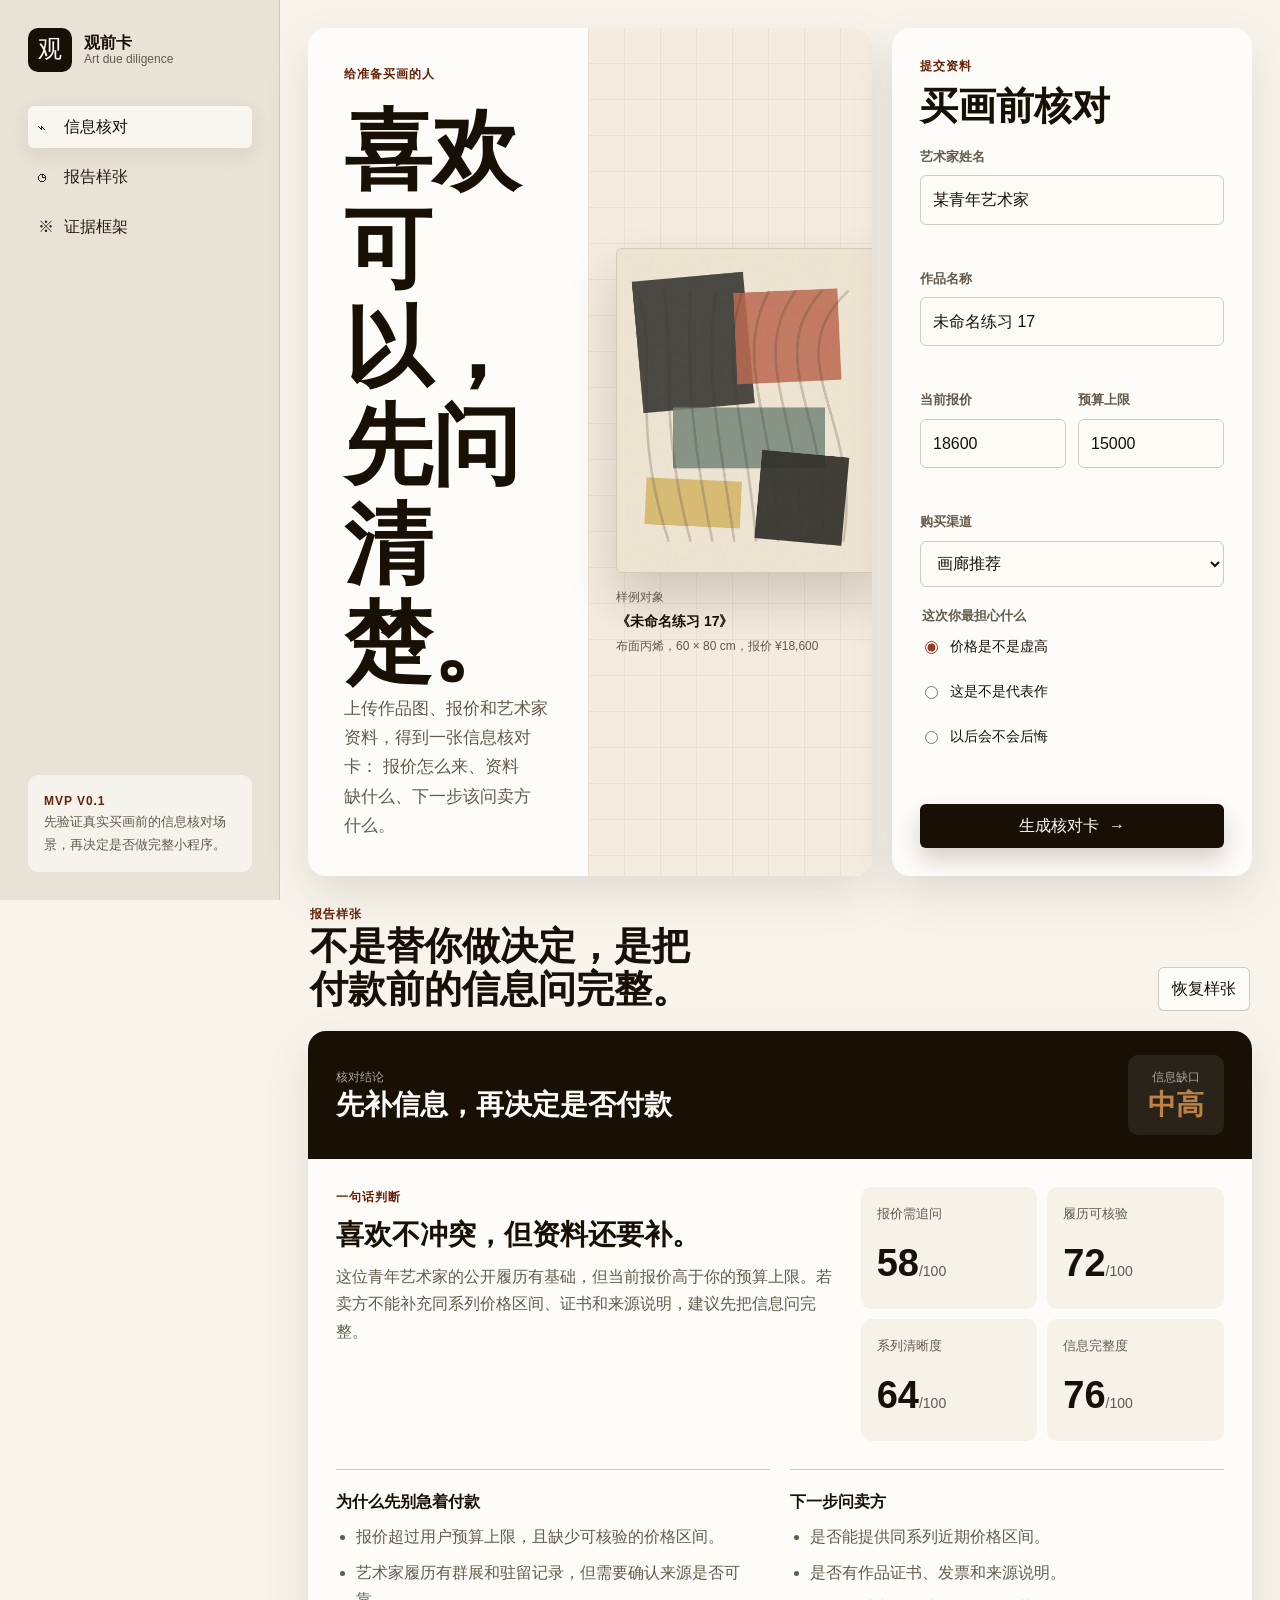
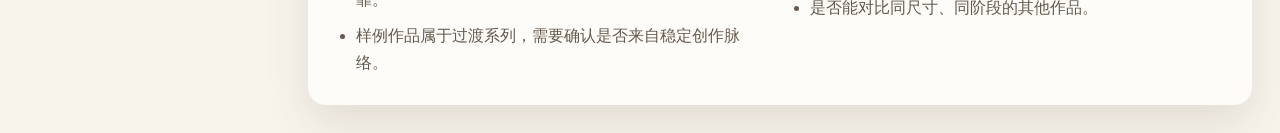
<file: index.html>
<!DOCTYPE html>
<html lang="zh-CN">
  <head>
    <meta charset="utf-8">
    <meta name="viewport" content="width=device-width, initial-scale=1">
    <title>观前卡 | 买画前信息核对</title>
    <link rel="icon" href='data:image/svg+xml,<svg xmlns="http://www.w3.org/2000/svg" viewBox="0 0 64 64"><rect width="64" height="64" rx="12" fill="%231a1209"/><text x="32" y="43" text-anchor="middle" font-size="34" fill="%23fbf7ee">观</text></svg>'>
    <link rel="stylesheet" href="./styles.css">
  </head>
  <body>
    <a class="skip-link" href="#main-content">跳到主要内容</a>
    <div class="app-shell">
      <aside class="sidebar" aria-label="产品导航">
        <div class="brand-lockup">
          <div class="brand-mark" aria-hidden="true">观</div>
          <div>
            <p class="brand-name">观前卡</p>
            <p class="brand-note">Art due diligence</p>
          </div>
        </div>

        <nav class="nav-list" aria-label="主要页面">
          <a class="nav-item active" href="#workspace">
            <span aria-hidden="true">⌁</span>
            <span>信息核对</span>
          </a>
          <a class="nav-item" href="#report">
            <span aria-hidden="true">◷</span>
            <span>报告样张</span>
          </a>
          <a class="nav-item" href="#evidence">
            <span aria-hidden="true">※</span>
            <span>证据框架</span>
          </a>
        </nav>

        <div class="side-note">
          <p class="eyebrow">MVP v0.1</p>
          <p>先验证真实买画前的信息核对场景，再决定是否做完整小程序。</p>
        </div>
      </aside>

      <main id="main-content" class="workspace">
        <section id="workspace" class="decision-grid" aria-label="买画前信息核对工作台">
          <div class="lead-panel">
            <div class="lead-copy">
              <p class="eyebrow">给准备买画的人</p>
              <h1>喜欢可以，先问清楚。</h1>
              <p class="lead-text">
                上传作品图、报价和艺术家资料，得到一张信息核对卡：
                报价怎么来、资料缺什么、下一步该问卖方什么。
              </p>
            </div>

            <div class="art-wall" role="group" aria-label="样例作品预览">
              <canvas id="artCanvas" width="520" height="640" role="img" aria-label="生成的抽象作品样张"></canvas>
              <div class="art-label">
                <span>样例对象</span>
                <strong>《未命名练习 17》</strong>
                <span>布面丙烯，60 × 80 cm，报价 ¥18,600</span>
              </div>
            </div>
          </div>

          <form class="intake-panel" id="intakeForm" novalidate>
            <div class="panel-heading">
              <p class="eyebrow">提交资料</p>
              <h2>买画前核对</h2>
            </div>

            <label class="field">
              <span>艺术家姓名</span>
              <input id="artistName" name="artistName" type="text" autocomplete="name" value="某青年艺术家" aria-describedby="artistError" required>
              <small class="error-text" id="artistError"></small>
            </label>

            <label class="field">
              <span>作品名称</span>
              <input id="workName" name="workName" type="text" value="未命名练习 17" aria-describedby="workError" required>
              <small class="error-text" id="workError"></small>
            </label>

            <div class="field-row">
              <label class="field">
                <span>当前报价</span>
                <input id="price" name="price" type="text" inputmode="numeric" value="18600" aria-describedby="priceError" required>
                <small class="error-text" id="priceError"></small>
              </label>
              <label class="field">
                <span>预算上限</span>
                <input id="budget" name="budget" type="text" inputmode="numeric" value="15000" aria-describedby="budgetError" required>
                <small class="error-text" id="budgetError"></small>
              </label>
            </div>

            <label class="field">
              <span>购买渠道</span>
              <select id="source" name="source">
                <option>艺术家本人</option>
                <option selected>画廊推荐</option>
                <option>朋友推荐</option>
                <option>线上平台</option>
              </select>
            </label>

            <fieldset class="intent-group">
              <legend>这次你最担心什么</legend>
              <label><input type="radio" name="intent" value="price" checked> 价格是不是虚高</label>
              <label><input type="radio" name="intent" value="quality"> 这是不是代表作</label>
              <label><input type="radio" name="intent" value="risk"> 以后会不会后悔</label>
            </fieldset>

            <button class="primary-action" type="submit">
              <span>生成核对卡</span>
              <span aria-hidden="true">→</span>
            </button>
          </form>
        </section>

        <section id="report" class="report-section" aria-label="买画前信息核对报告">
          <div class="report-header">
            <div>
              <p class="eyebrow">报告样张</p>
              <h2>不是替你做决定，是把付款前的信息问完整。</h2>
            </div>
            <button class="secondary-action" id="resetReport" type="button">恢复样张</button>
          </div>

          <article class="report-card" aria-live="polite">
            <div class="verdict-strip">
              <div>
                <span class="status-label">核对结论</span>
                <strong id="verdictText">先补信息，再决定是否付款</strong>
              </div>
              <div class="risk-meter" role="group" aria-label="信息缺口中高">
                <span>信息缺口</span>
                <strong id="riskText">中高</strong>
              </div>
            </div>

            <div class="report-main">
              <div class="summary-block">
                <p class="eyebrow">一句话判断</p>
                <h3 id="summaryTitle">喜欢不冲突，但资料还要补。</h3>
                <p id="summaryBody">
                  这位青年艺术家的公开履历有基础，但当前报价高于你的预算上限。若卖方不能补充同系列价格区间、证书和来源说明，建议先把信息问完整。
                </p>
              </div>

              <dl class="score-grid">
                <div>
                  <dt>报价需追问</dt>
                  <dd><span id="scorePrice">58</span><small>/100</small></dd>
                </div>
                <div>
                  <dt>履历可核验</dt>
                  <dd><span id="scoreTrust">72</span><small>/100</small></dd>
                </div>
                <div>
                  <dt>系列清晰度</dt>
                  <dd><span id="scoreWork">64</span><small>/100</small></dd>
                </div>
                <div>
                  <dt>信息完整度</dt>
                  <dd><span id="scoreLong">76</span><small>/100</small></dd>
                </div>
              </dl>
            </div>

            <div class="evidence-list" id="evidence">
              <div>
                <p class="list-title">为什么先别急着付款</p>
                <ul>
                  <li>报价超过用户预算上限，且缺少可核验的价格区间。</li>
                  <li>艺术家履历有群展和驻留记录，但需要确认来源是否可靠。</li>
                  <li>样例作品属于过渡系列，需要确认是否来自稳定创作脉络。</li>
                </ul>
              </div>
              <div>
                <p class="list-title">下一步问卖方</p>
                <ul>
                  <li>是否能提供同系列近期价格区间。</li>
                  <li>是否有作品证书、发票和来源说明。</li>
                  <li>是否能对比同尺寸、同阶段的其他作品。</li>
                </ul>
              </div>
            </div>
          </article>
        </section>
      </main>
    </div>

    <script src="./script.js?v=info-check-v1"></script>
  </body>
</html>
</file>
<file: styles.css>
:root {
  color-scheme: light;
  --canvas: oklch(96.8% 0.012 83);
  --sidebar: oklch(91.5% 0.018 82);
  --paper: oklch(99.2% 0.006 86);
  --paper-warm: oklch(94.5% 0.02 82);
  --ink: oklch(18% 0.025 72);
  --muted: oklch(47% 0.025 72);
  --faint: oklch(75% 0.028 77);
  --line: oklch(84% 0.018 80);
  --accent: oklch(47% 0.115 38);
  --accent-deep: oklch(35% 0.105 38);
  --good: oklch(46% 0.095 145);
  --warn: oklch(58% 0.13 72);
  --danger: oklch(52% 0.14 31);
  --shadow: 0 18px 45px rgba(66, 48, 31, 0.12);
  --shadow-soft: 0 6px 20px rgba(66, 48, 31, 0.09);
  --r-sm: 6px;
  --r-md: 10px;
  --r-lg: 18px;
  --gap: 20px;
}

* {
  box-sizing: border-box;
}

html {
  -webkit-font-smoothing: antialiased;
  -moz-osx-font-smoothing: grayscale;
  scroll-behavior: smooth;
}

body {
  margin: 0;
  min-height: 100vh;
  background: var(--canvas);
  color: var(--ink);
  font-family: -apple-system, BlinkMacSystemFont, "SF Pro Text", "PingFang SC", "Hiragino Sans GB", "Microsoft YaHei", sans-serif;
  line-height: 1.72;
}

button,
input,
select {
  font: inherit;
}

button,
a,
input,
select {
  touch-action: manipulation;
}

button {
  border: 0;
  cursor: pointer;
}

a {
  color: inherit;
  text-decoration: none;
}

:focus-visible {
  outline: 3px solid color-mix(in oklch, var(--accent) 55%, white);
  outline-offset: 3px;
}

.skip-link {
  position: fixed;
  left: 16px;
  top: 12px;
  z-index: 20;
  transform: translateY(-140%);
  border-radius: var(--r-sm);
  background: var(--ink);
  color: var(--paper);
  padding: 8px 12px;
}

.skip-link:focus {
  transform: translateY(0);
}

.app-shell {
  display: grid;
  grid-template-columns: 280px minmax(0, 1fr);
  min-height: 100vh;
}

.sidebar {
  position: sticky;
  top: 0;
  height: 100vh;
  display: flex;
  flex-direction: column;
  gap: 34px;
  padding: 28px;
  background: var(--sidebar);
  box-shadow: inset -1px 0 0 var(--line);
}

.brand-lockup {
  display: flex;
  align-items: center;
  gap: 12px;
}

.brand-mark {
  display: grid;
  width: 44px;
  height: 44px;
  place-items: center;
  border-radius: var(--r-md);
  background: var(--ink);
  color: var(--paper);
  font-family: "Songti SC", "Noto Serif SC", serif;
  font-size: 24px;
}

.brand-name,
.brand-note,
.eyebrow,
p,
h1,
h2,
h3 {
  margin: 0;
}

.brand-name {
  font-weight: 700;
  line-height: 1.2;
}

.brand-note {
  color: var(--muted);
  font-size: 12px;
  line-height: 1.2;
}

.nav-list {
  display: grid;
  gap: 8px;
}

.nav-item {
  display: grid;
  grid-template-columns: 26px 1fr;
  align-items: center;
  min-height: 42px;
  border-radius: var(--r-sm);
  padding: 7px 10px;
  color: color-mix(in oklch, var(--ink) 78%, var(--muted));
  transition: background-color 180ms cubic-bezier(0.16, 1, 0.3, 1), transform 160ms cubic-bezier(0.16, 1, 0.3, 1);
}

.nav-item.active {
  background: color-mix(in oklch, var(--paper) 75%, var(--sidebar));
  box-shadow: var(--shadow-soft);
  color: var(--ink);
}

.nav-item:active,
.primary-action:active,
.secondary-action:active {
  transform: scale(0.96);
}

.side-note {
  margin-top: auto;
  border-radius: var(--r-md);
  background: color-mix(in oklch, var(--paper) 64%, var(--sidebar));
  padding: 16px;
  color: var(--muted);
  font-size: 13px;
}

.eyebrow {
  color: var(--accent-deep);
  font-size: 12px;
  font-weight: 700;
  letter-spacing: 0.08em;
  text-transform: uppercase;
}

.workspace {
  padding: 28px;
}

.decision-grid {
  display: grid;
  grid-template-columns: minmax(0, 1.35fr) minmax(360px, 0.65fr);
  gap: var(--gap);
  align-items: stretch;
}

.lead-panel,
.intake-panel,
.report-card {
  border-radius: var(--r-lg);
  background: var(--paper);
  box-shadow: var(--shadow);
}

.lead-panel {
  display: grid;
  grid-template-columns: minmax(280px, 0.85fr) minmax(320px, 1fr);
  min-height: 620px;
  overflow: hidden;
}

.lead-copy {
  display: flex;
  flex-direction: column;
  justify-content: space-between;
  padding: 36px;
}

h1,
h2,
h3 {
  font-family: "Songti SC", "Noto Serif SC", serif;
  font-weight: 700;
  line-height: 1.12;
  text-wrap: balance;
}

h1 {
  max-width: 7em;
  margin-top: 18px;
  font-size: clamp(44px, 7vw, 88px);
}

h2 {
  font-size: clamp(26px, 3vw, 42px);
}

h3 {
  font-size: clamp(23px, 2.2vw, 32px);
}

.lead-text {
  max-width: 32em;
  color: var(--muted);
  font-size: 17px;
  text-wrap: pretty;
}

.art-wall {
  position: relative;
  display: grid;
  align-content: center;
  justify-items: center;
  padding: 28px;
  background:
    linear-gradient(90deg, color-mix(in oklch, var(--line) 35%, transparent) 1px, transparent 1px),
    linear-gradient(0deg, color-mix(in oklch, var(--line) 35%, transparent) 1px, transparent 1px),
    var(--paper-warm);
  background-size: 36px 36px;
}

#artCanvas {
  width: min(100%, 430px);
  height: auto;
  border-radius: var(--r-sm);
  box-shadow: 0 26px 50px rgba(47, 35, 24, 0.18);
  outline: 1px solid rgba(0, 0, 0, 0.11);
  outline-offset: -1px;
}

.art-label {
  width: min(100%, 430px);
  display: grid;
  gap: 2px;
  margin-top: 14px;
  color: var(--muted);
  font-size: 12px;
}

.art-label strong {
  color: var(--ink);
  font-size: 14px;
}

.intake-panel {
  display: flex;
  flex-direction: column;
  gap: 18px;
  padding: 28px;
}

.panel-heading {
  display: grid;
  gap: 8px;
}

.field,
.intent-group {
  display: grid;
  gap: 7px;
}

.field span,
.intent-group legend {
  color: var(--muted);
  font-size: 13px;
  font-weight: 650;
}

.field input,
.field select {
  width: 100%;
  min-height: 46px;
  border: 1px solid var(--line);
  border-radius: var(--r-sm);
  background: color-mix(in oklch, var(--paper) 86%, var(--canvas));
  color: var(--ink);
  padding: 10px 12px;
  transition: border-color 160ms cubic-bezier(0.16, 1, 0.3, 1), box-shadow 160ms cubic-bezier(0.16, 1, 0.3, 1);
}

.field input:focus,
.field select:focus {
  border-color: var(--accent);
  box-shadow: 0 0 0 4px color-mix(in oklch, var(--accent) 13%, transparent);
}

.field-row {
  display: grid;
  grid-template-columns: 1fr 1fr;
  gap: 12px;
}

.error-text {
  min-height: 18px;
  color: var(--danger);
  font-size: 12px;
}

.intent-group {
  margin: 0;
  border: 0;
  padding: 0;
}

.intent-group label {
  display: flex;
  align-items: center;
  gap: 9px;
  min-height: 38px;
  color: var(--ink);
  font-size: 14px;
}

.intent-group input {
  accent-color: var(--accent);
}

.primary-action,
.secondary-action {
  display: inline-flex;
  align-items: center;
  justify-content: center;
  min-height: 44px;
  border-radius: var(--r-sm);
  transition: transform 160ms cubic-bezier(0.16, 1, 0.3, 1), background-color 160ms cubic-bezier(0.16, 1, 0.3, 1), box-shadow 160ms cubic-bezier(0.16, 1, 0.3, 1);
}

.primary-action {
  gap: 10px;
  margin-top: auto;
  background: var(--ink);
  color: var(--paper);
  box-shadow: 0 12px 22px rgba(25, 18, 12, 0.18);
}

.secondary-action {
  background: var(--paper);
  color: var(--ink);
  padding: 0 14px;
  box-shadow: inset 0 0 0 1px var(--line);
}

.not-found-page {
  max-width: 760px;
  margin: 0 auto;
}

.not-found-panel {
  display: block;
  min-height: auto;
  padding: 36px;
}

.not-found-title {
  max-width: 8em;
  font-size: clamp(42px, 8vw, 76px);
}

.not-found-action {
  margin-top: 24px;
}

.report-section {
  display: grid;
  gap: var(--gap);
  margin-top: var(--gap);
}

.report-header {
  display: flex;
  align-items: end;
  justify-content: space-between;
  gap: 16px;
  padding: 8px 2px 0;
}

.report-header h2 {
  max-width: 15em;
}

.report-card {
  overflow: hidden;
}

.verdict-strip {
  display: grid;
  grid-template-columns: 1fr auto;
  gap: 18px;
  align-items: center;
  padding: 24px 28px;
  background: var(--ink);
  color: var(--paper);
}

.status-label,
.risk-meter span {
  display: block;
  color: color-mix(in oklch, var(--paper) 68%, var(--ink));
  font-size: 12px;
}

.verdict-strip strong {
  font-size: clamp(20px, 2.2vw, 30px);
  line-height: 1.25;
}

.risk-meter {
  display: grid;
  min-width: 96px;
  justify-items: center;
  border-radius: var(--r-md);
  background: rgba(255, 255, 255, 0.08);
  padding: 12px 16px;
}

.risk-meter strong {
  color: color-mix(in oklch, var(--warn) 82%, white);
}

.report-main {
  display: grid;
  grid-template-columns: minmax(0, 1fr) minmax(320px, 0.72fr);
  gap: var(--gap);
  padding: 28px;
}

.summary-block {
  display: grid;
  align-content: start;
  gap: 12px;
}

.summary-block p:last-child {
  max-width: 58ch;
  color: var(--muted);
}

.score-grid {
  display: grid;
  grid-template-columns: 1fr 1fr;
  gap: 10px;
  margin: 0;
}

.score-grid div {
  display: grid;
  gap: 8px;
  min-height: 122px;
  border-radius: var(--r-md);
  background: color-mix(in oklch, var(--paper-warm) 62%, var(--paper));
  padding: 16px;
}

.score-grid dt {
  color: var(--muted);
  font-size: 13px;
}

.score-grid dd {
  margin: 0;
  font-variant-numeric: tabular-nums;
  line-height: 1;
}

.score-grid dd span {
  font-size: 38px;
  font-weight: 760;
}

.score-grid small {
  color: var(--muted);
  font-size: 14px;
}

.evidence-list {
  display: grid;
  grid-template-columns: 1fr 1fr;
  gap: var(--gap);
  padding: 0 28px 28px;
}

.evidence-list > div {
  border-top: 1px solid var(--line);
  padding-top: 18px;
}

.list-title {
  margin-bottom: 8px;
  font-weight: 740;
}

ul {
  display: grid;
  gap: 8px;
  margin: 0;
  padding-left: 1.25em;
  color: var(--muted);
}

@media (hover: hover) {
  .nav-item:hover {
    background: color-mix(in oklch, var(--paper) 58%, var(--sidebar));
  }

  .primary-action:hover {
    background: color-mix(in oklch, var(--ink) 90%, var(--accent));
  }

  .secondary-action:hover {
    background: color-mix(in oklch, var(--paper) 70%, var(--paper-warm));
  }
}

@media (prefers-reduced-motion: no-preference) {
  .lead-panel,
  .intake-panel,
  .report-card {
    animation: rise-in 520ms cubic-bezier(0.16, 1, 0.3, 1) both;
  }

  .intake-panel {
    animation-delay: 80ms;
  }

  .report-card {
    animation-delay: 120ms;
  }
}

@keyframes rise-in {
  from {
    opacity: 0;
    transform: translateY(12px);
  }
  to {
    opacity: 1;
    transform: translateY(0);
  }
}

@media (max-width: 980px) {
  .app-shell {
    grid-template-columns: 1fr;
  }

  .sidebar {
    position: static;
    height: auto;
    padding: 16px;
  }

  .nav-list {
    grid-template-columns: repeat(3, minmax(0, 1fr));
  }

  .nav-item {
    grid-template-columns: 1fr;
    justify-items: center;
    text-align: center;
    gap: 2px;
  }

  .side-note {
    display: none;
  }

  .workspace {
    padding: 16px;
  }

  .decision-grid,
  .lead-panel,
  .report-main,
  .evidence-list {
    grid-template-columns: 1fr;
  }

  .lead-panel {
    min-height: 0;
  }

  .lead-copy {
    gap: 26px;
    padding: 28px;
  }
}

@media (max-width: 520px) {
  :root {
    --gap: 14px;
  }

  .brand-lockup {
    align-items: start;
  }

  .nav-list {
    overflow-x: auto;
    grid-template-columns: repeat(3, minmax(104px, 1fr));
    padding-bottom: 2px;
  }

  .lead-copy,
  .intake-panel,
  .report-main,
  .verdict-strip {
    padding: 20px;
  }

  h1 {
    font-size: 52px;
  }

  .field-row,
  .score-grid,
  .verdict-strip {
    grid-template-columns: 1fr;
  }

  .art-wall {
    padding: 18px;
  }

  .report-header {
    align-items: start;
    flex-direction: column;
  }

  .secondary-action {
    align-self: flex-start;
  }

  .evidence-list {
    padding: 0 20px 20px;
  }
}
</file>
